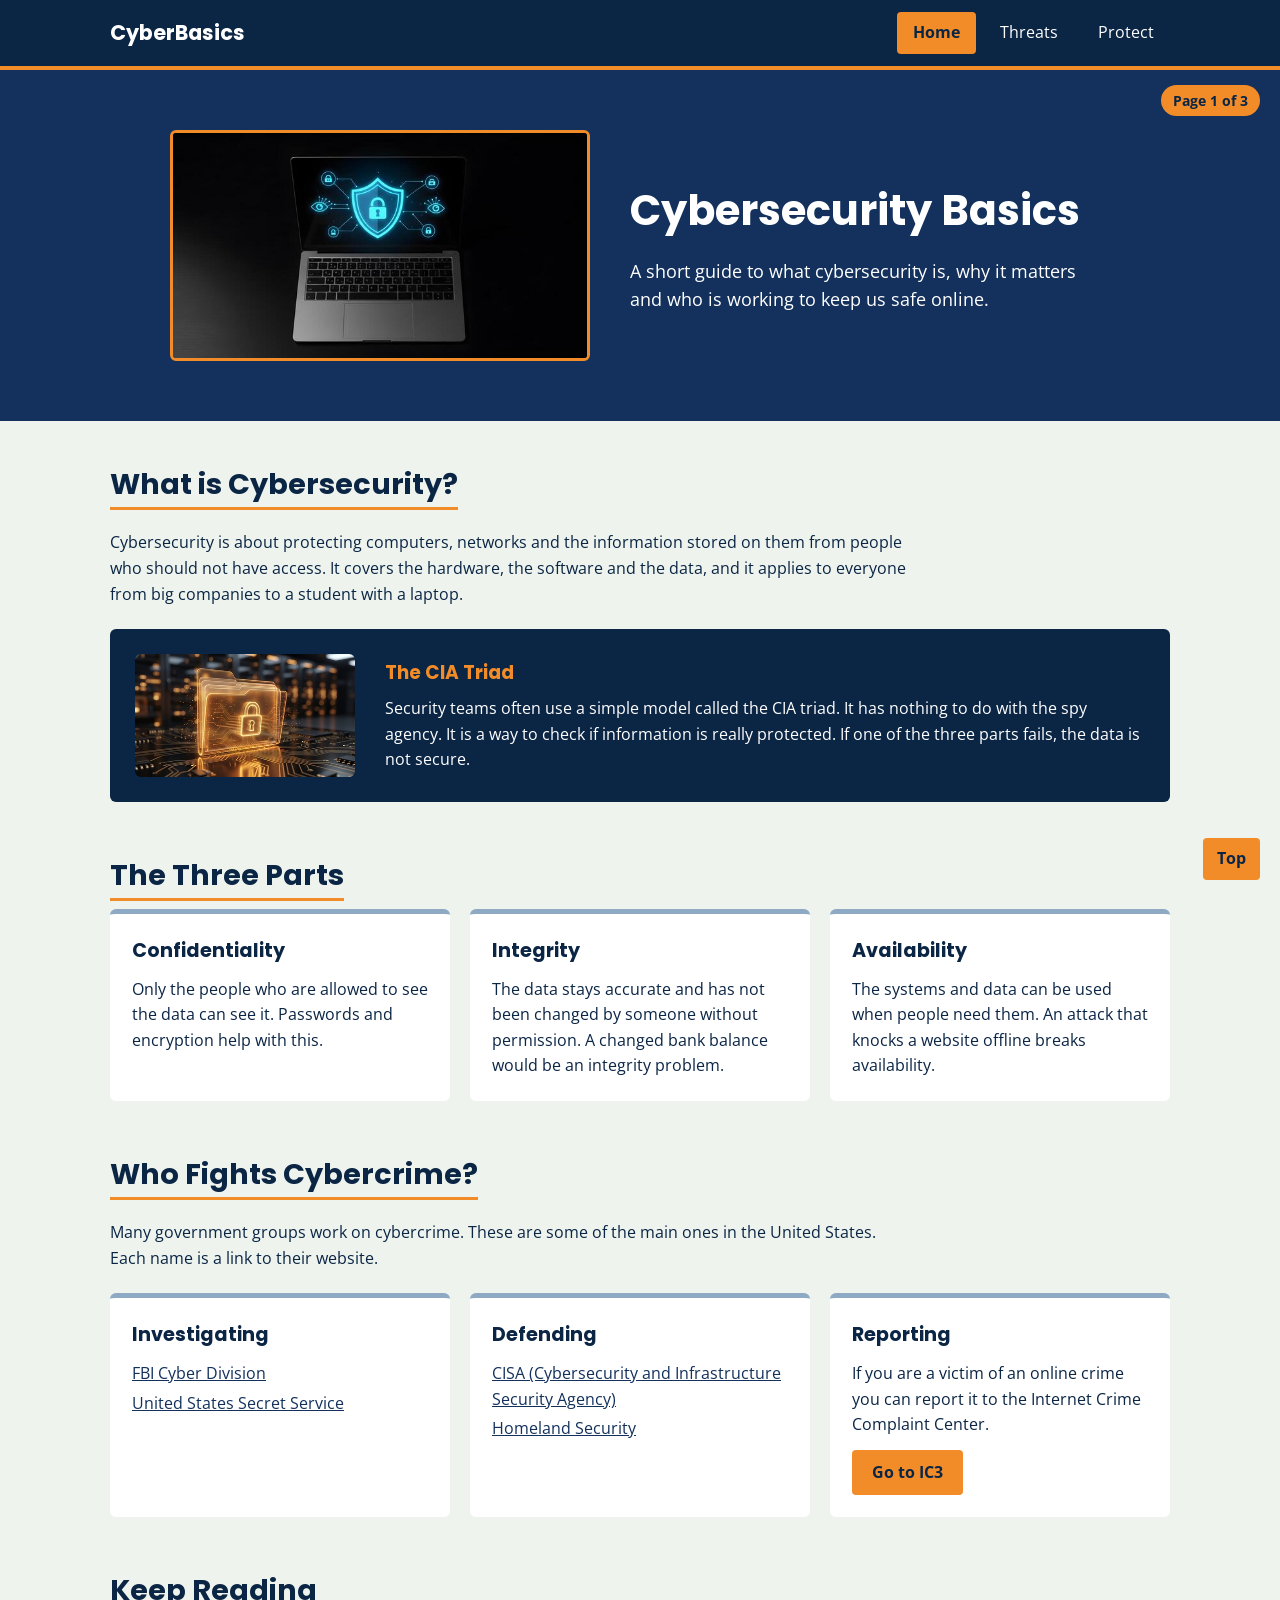
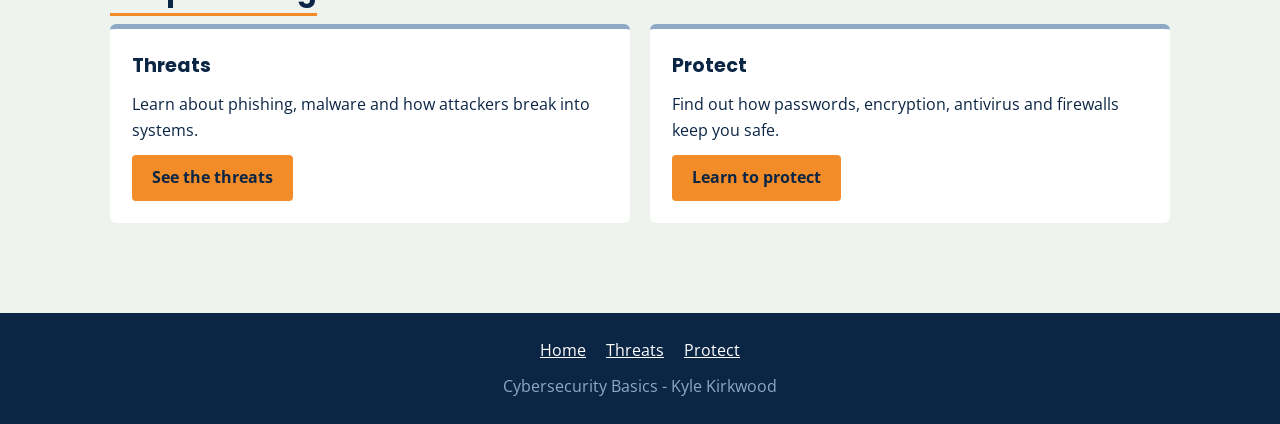
<file: index.html>
<!DOCTYPE html>
<html lang="en">
<head>
  <meta charset="UTF-8">
  <meta name="viewport" content="width=device-width, initial-scale=1.0">
  <title>Cybersecurity Basics - Home</title>
  <link href="https://fonts.googleapis.com/css2?family=Open+Sans:wght@400;600&family=Poppins:wght@600;700&display=swap" rel="stylesheet">
  <link rel="stylesheet" href="style.css">
</head>
<body id="top">

  <header>
    <nav class="nav">
      <a class="logo" href="index.html">
        CyberBasics
      </a>
      <ul>
        <li><a class="current" href="index.html">Home</a></li>
        <li><a href="threats.html">Threats</a></li>
        <li><a href="protect.html">Protect</a></li>
      </ul>
    </nav>
  </header>

  <div class="hero">
    <span class="badge">Page 1 of 3</span>
    <img class="hero-img" src="images/hero-home.jpg" alt="A laptop with a glowing shield and padlock on the screen">
    <div class="hero-text">
      <h1>Cybersecurity Basics</h1>
      <p>A short guide to what cybersecurity is, why it matters and who is working to keep us safe online.</p>
    </div>
  </div>

  <main>

    <section>
      <h2>What is Cybersecurity?</h2>
      <p class="intro">
        Cybersecurity is about protecting computers, networks and the information stored on them
        from people who should not have access. It covers the hardware, the software and the data,
        and it applies to everyone from big companies to a student with a laptop.
      </p>

      <div class="feature">
        <img src="images/padlock.jpg" alt="A glowing padlock on a folder over a circuit board">
        <div>
          <h3>The CIA Triad</h3>
          <p>
            Security teams often use a simple model called the CIA triad. It has nothing to do with the
            spy agency. It is a way to check if information is really protected. If one of the three
            parts fails, the data is not secure.
          </p>
        </div>
      </div>
    </section>

    <section>
      <h2>The Three Parts</h2>
      <div class="cards">
        <div class="card">
          <h3>Confidentiality</h3>
          <p>Only the people who are allowed to see the data can see it. Passwords and encryption help with this.</p>
        </div>
        <div class="card">
          <h3>Integrity</h3>
          <p>The data stays accurate and has not been changed by someone without permission. A changed bank balance would be an integrity problem.</p>
        </div>
        <div class="card">
          <h3>Availability</h3>
          <p>The systems and data can be used when people need them. An attack that knocks a website offline breaks availability.</p>
        </div>
      </div>
    </section>

    <section>
      <h2>Who Fights Cybercrime?</h2>
      <p class="intro">
        Many government groups work on cybercrime. These are some of the main ones in the United States.
        Each name is a link to their website.
      </p>
      <div class="cards">
        <div class="card">
          <h3>Investigating</h3>
          <ul class="links">
            <li><a href="https://www.fbi.gov/investigate/cyber" target="_blank" rel="noopener">FBI Cyber Division</a></li>
            <li><a href="https://www.secretservice.gov" target="_blank" rel="noopener">United States Secret Service</a></li>
          </ul>
        </div>
        <div class="card">
          <h3>Defending</h3>
          <ul class="links">
            <li><a href="https://www.cisa.gov" target="_blank" rel="noopener">CISA (Cybersecurity and Infrastructure Security Agency)</a></li>
            <li><a href="https://www.dhs.gov" target="_blank" rel="noopener">Homeland Security</a></li>
          </ul>
        </div>
        <div class="card">
          <h3>Reporting</h3>
          <p>If you are a victim of an online crime you can report it to the Internet Crime Complaint Center.</p>
          <a class="button" href="https://www.ic3.gov" target="_blank" rel="noopener">Go to IC3</a>
        </div>
      </div>
    </section>

    <section>
      <h2>Keep Reading</h2>
      <div class="cards">
        <div class="card">
          <h3>Threats</h3>
          <p>Learn about phishing, malware and how attackers break into systems.</p>
          <a class="button" href="threats.html">See the threats</a>
        </div>
        <div class="card">
          <h3>Protect</h3>
          <p>Find out how passwords, encryption, antivirus and firewalls keep you safe.</p>
          <a class="button" href="protect.html">Learn to protect</a>
        </div>
      </div>
    </section>

  </main>

  <footer>
    <ul>
      <li><a href="index.html">Home</a></li>
      <li><a href="threats.html">Threats</a></li>
      <li><a href="protect.html">Protect</a></li>
    </ul>
    <p>Cybersecurity Basics - Kyle Kirkwood</p>
  </footer>

  <a class="top-link" href="#top">Top</a>

</body>
</html>
</file>
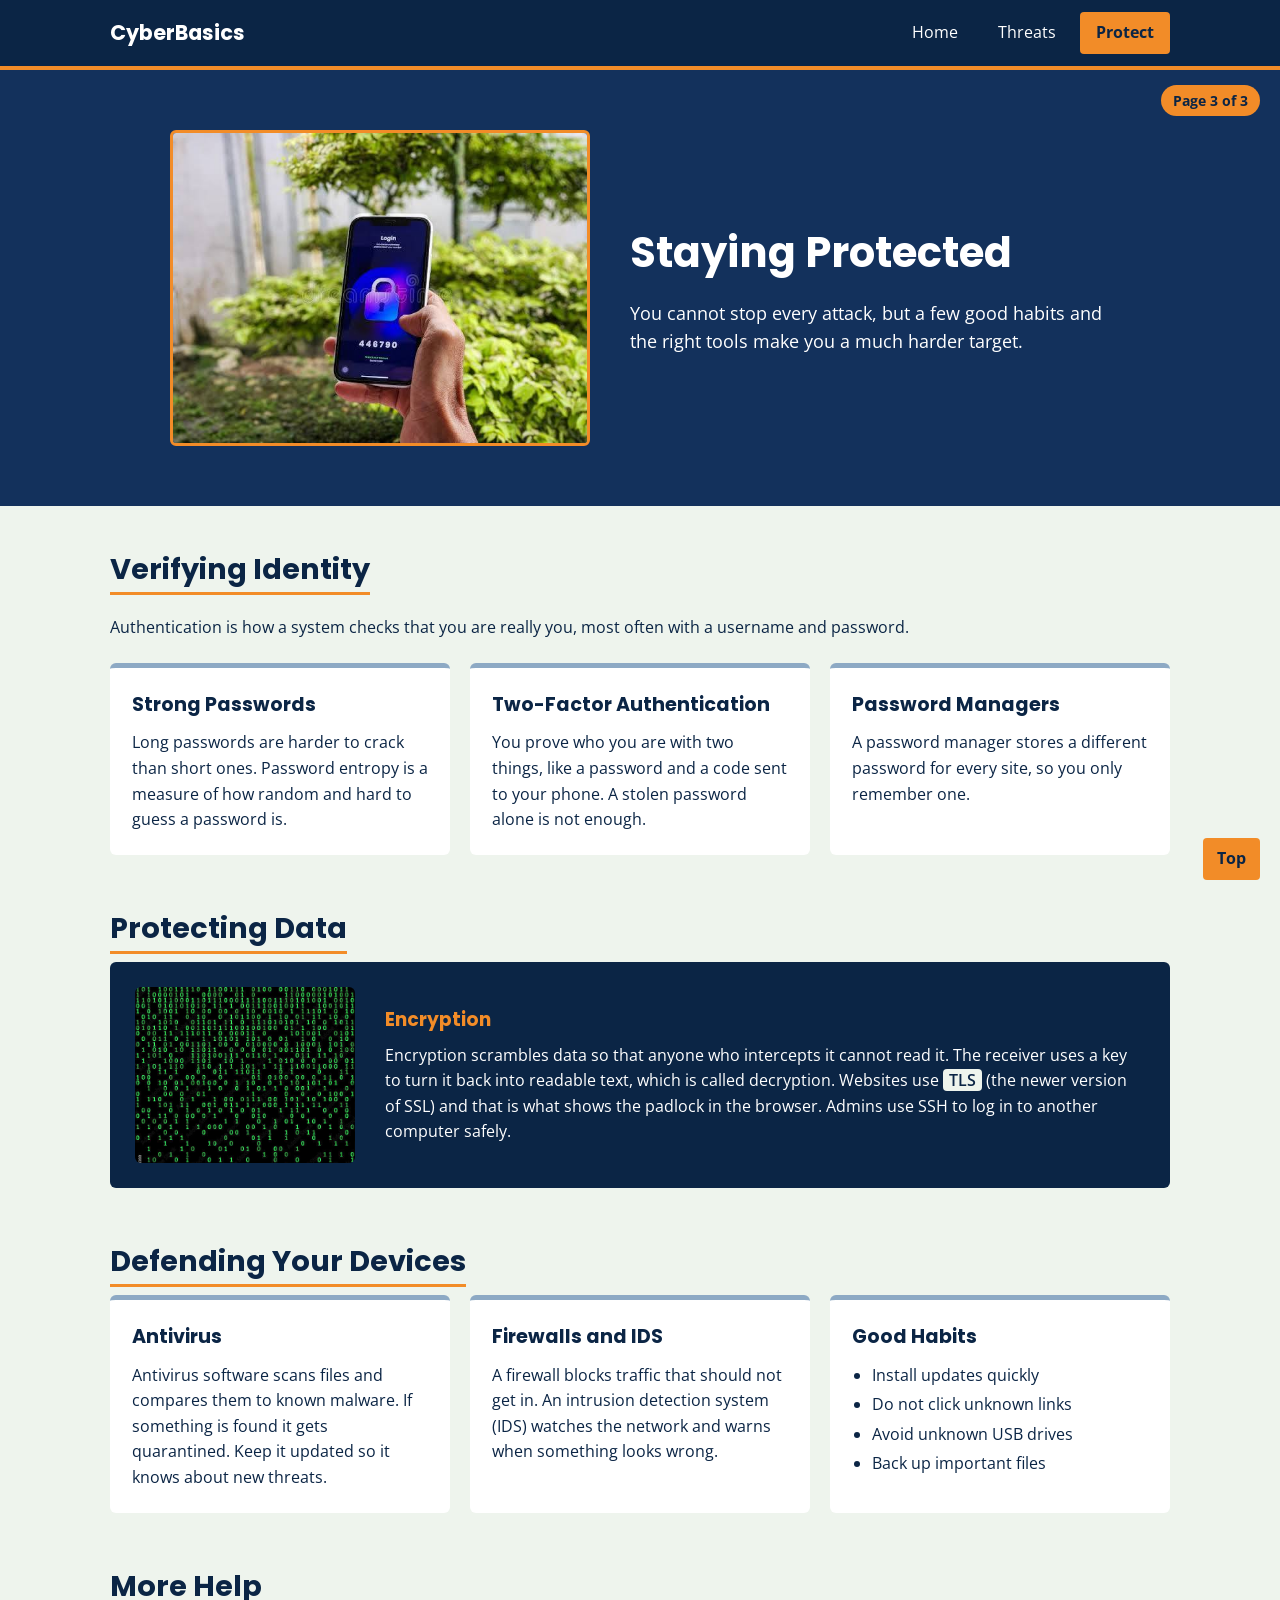
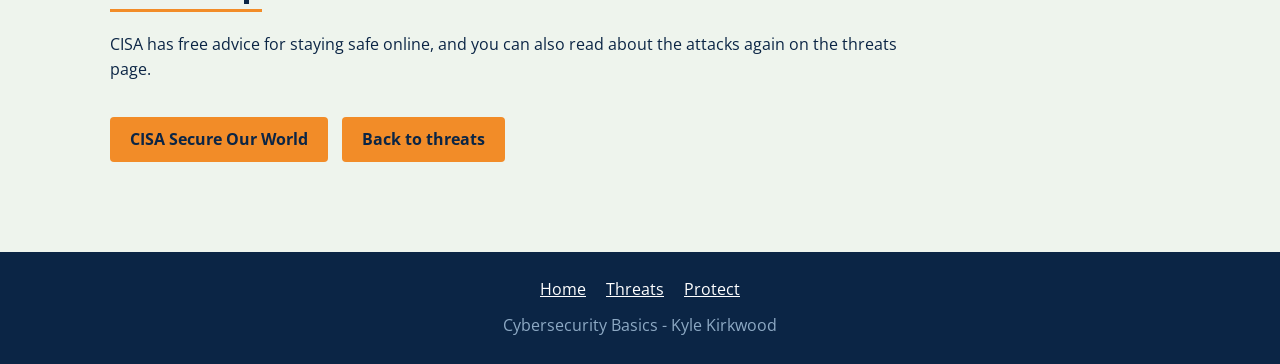
<file: protect.html>
<!DOCTYPE html>
<html lang="en">
<head>
  <meta charset="UTF-8">
  <meta name="viewport" content="width=device-width, initial-scale=1.0">
  <title>Cybersecurity Basics - Protect</title>
  <link href="https://fonts.googleapis.com/css2?family=Open+Sans:wght@400;600&family=Poppins:wght@600;700&display=swap" rel="stylesheet">
  <link rel="stylesheet" href="style.css">
</head>
<body id="top">

  <header>
    <nav class="nav">
      <a class="logo" href="index.html">
        CyberBasics
      </a>
      <ul>
        <li><a href="index.html">Home</a></li>
        <li><a href="threats.html">Threats</a></li>
        <li><a class="current" href="protect.html">Protect</a></li>
      </ul>
    </nav>
  </header>

  <div class="hero">
    <span class="badge">Page 3 of 3</span>
    <img class="hero-img" src="images/hero-protect.jpg" alt="A hand holding a phone that shows a login screen with a padlock">
    <div class="hero-text">
      <h1>Staying Protected</h1>
      <p>You cannot stop every attack, but a few good habits and the right tools make you a much harder target.</p>
    </div>
  </div>

  <main>

    <section>
      <h2>Verifying Identity</h2>
      <p class="intro">
        Authentication is how a system checks that you are really you, most often with a username and password.
      </p>
      <div class="cards">
        <div class="card">
          <h3>Strong Passwords</h3>
          <p>Long passwords are harder to crack than short ones. Password entropy is a measure of how random and hard to guess a password is.</p>
        </div>
        <div class="card">
          <h3>Two-Factor Authentication</h3>
          <p>You prove who you are with two things, like a password and a code sent to your phone. A stolen password alone is not enough.</p>
        </div>
        <div class="card">
          <h3>Password Managers</h3>
          <p>A password manager stores a different password for every site, so you only remember one.</p>
        </div>
      </div>
    </section>

    <section>
      <h2>Protecting Data</h2>
      <div class="feature">
        <img src="images/encryption.jpg" alt="Green binary code on a black background">
        <div>
          <h3>Encryption</h3>
          <p>
            Encryption scrambles data so that anyone who intercepts it cannot read it.
            The receiver uses a key to turn it back into readable text, which is called decryption.
            Websites use <span class="term">TLS</span> (the newer version of SSL) and that is what shows the padlock in the browser.
            Admins use SSH to log in to another computer safely.
          </p>
        </div>
      </div>
    </section>

    <section>
      <h2>Defending Your Devices</h2>
      <div class="cards">
        <div class="card">
          <h3>Antivirus</h3>
          <p>Antivirus software scans files and compares them to known malware. If something is found it gets quarantined. Keep it updated so it knows about new threats.</p>
        </div>
        <div class="card">
          <h3>Firewalls and IDS</h3>
          <p>A firewall blocks traffic that should not get in. An intrusion detection system (IDS) watches the network and warns when something looks wrong.</p>
        </div>
        <div class="card">
          <h3>Good Habits</h3>
          <ul>
            <li>Install updates quickly</li>
            <li>Do not click unknown links</li>
            <li>Avoid unknown USB drives</li>
            <li>Back up important files</li>
          </ul>
        </div>
      </div>
    </section>

    <section>
      <h2>More Help</h2>
      <p class="intro">CISA has free advice for staying safe online, and you can also read about the attacks again on the threats page.</p>
      <a class="button" href="https://www.cisa.gov/secure-our-world" target="_blank" rel="noopener">CISA Secure Our World</a>
      <a class="button" href="threats.html">Back to threats</a>
    </section>

  </main>

  <footer>
    <ul>
      <li><a href="index.html">Home</a></li>
      <li><a href="threats.html">Threats</a></li>
      <li><a href="protect.html">Protect</a></li>
    </ul>
    <p>Cybersecurity Basics - Kyle Kirkwood</p>
  </footer>

  <a class="top-link" href="#top">Top</a>

</body>
</html>
</file>
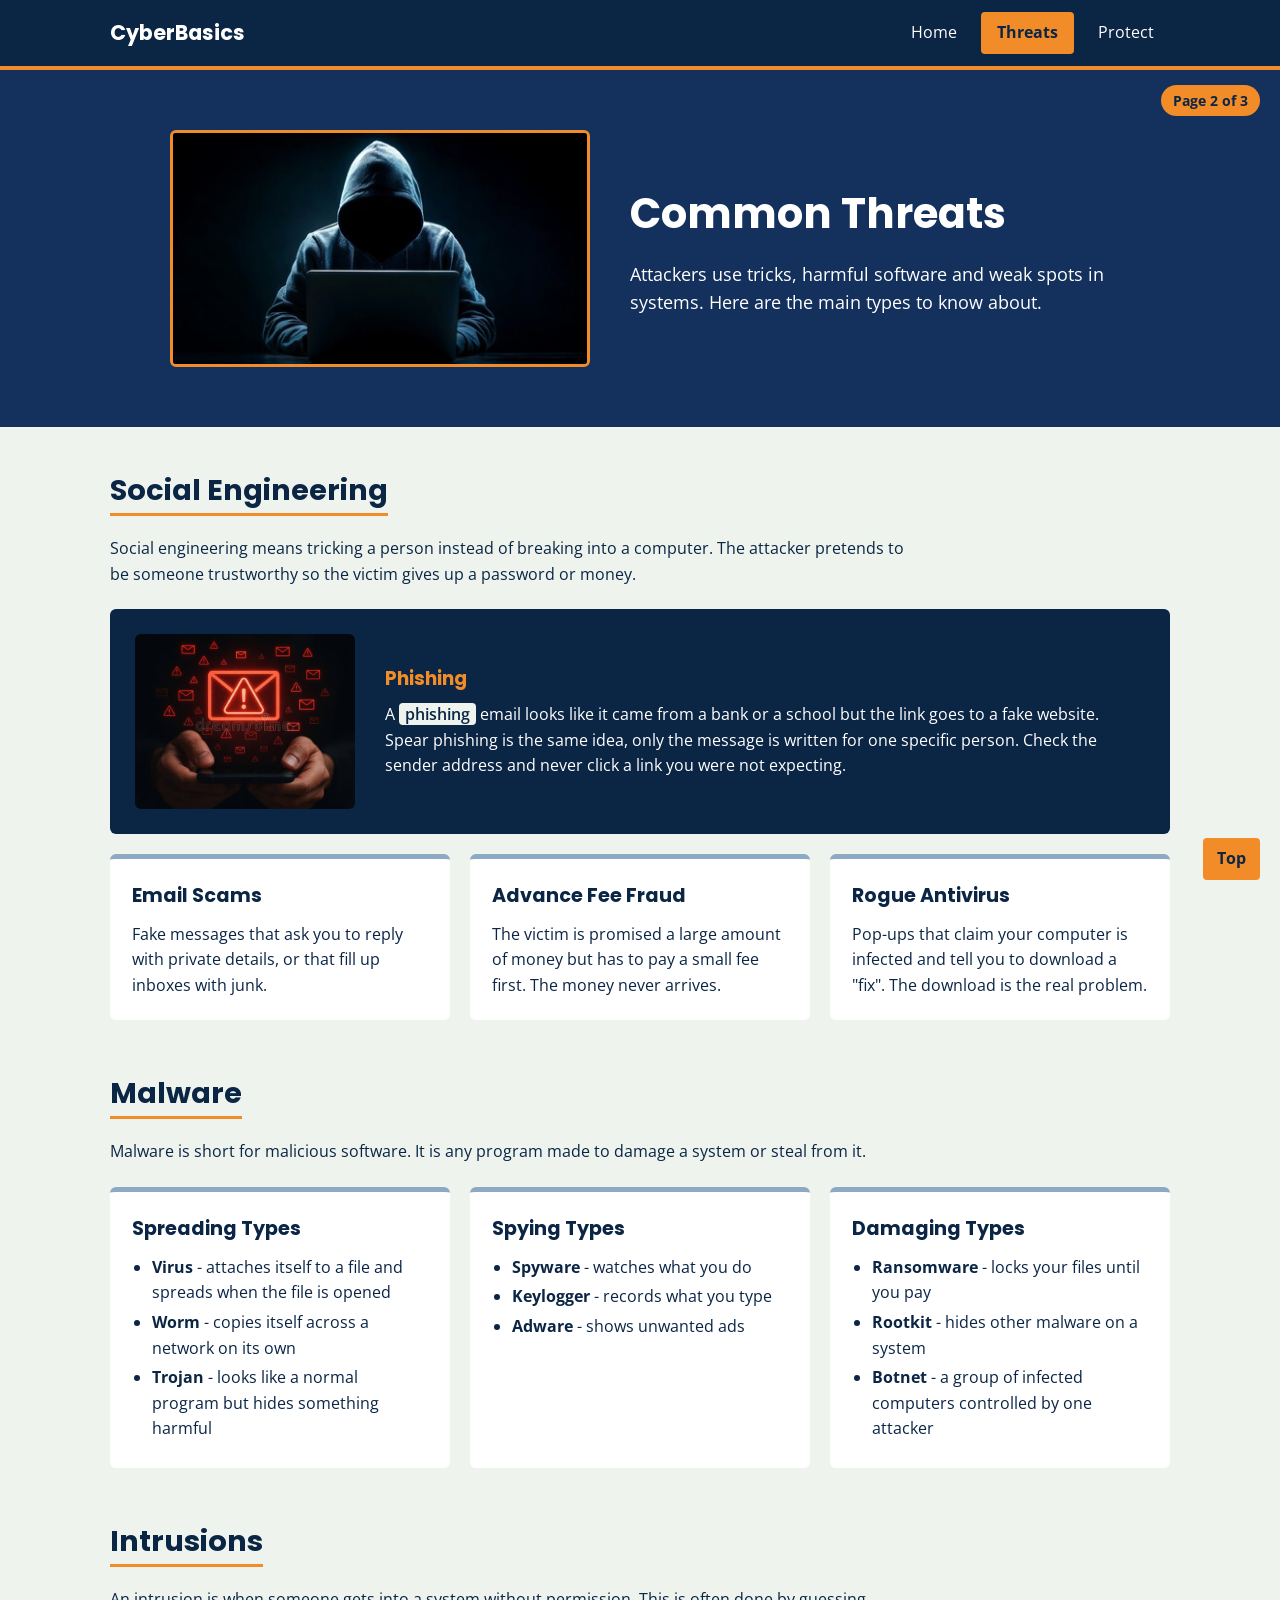
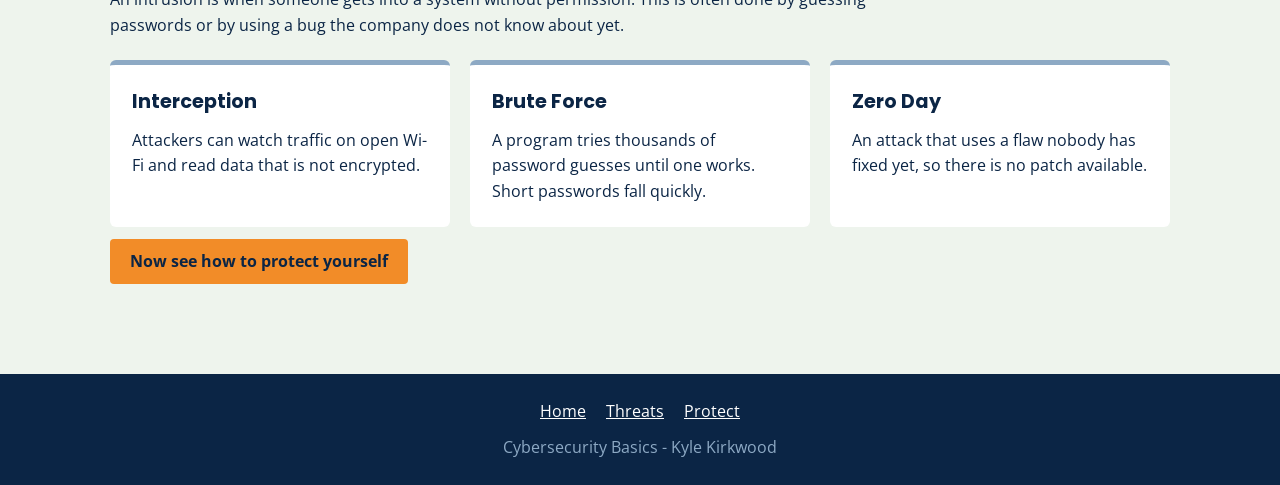
<file: threats.html>
<!DOCTYPE html>
<html lang="en">
<head>
  <meta charset="UTF-8">
  <meta name="viewport" content="width=device-width, initial-scale=1.0">
  <title>Cybersecurity Basics - Threats</title>
  <link href="https://fonts.googleapis.com/css2?family=Open+Sans:wght@400;600&family=Poppins:wght@600;700&display=swap" rel="stylesheet">
  <link rel="stylesheet" href="style.css">
</head>
<body id="top">

  <header>
    <nav class="nav">
      <a class="logo" href="index.html">
        CyberBasics
      </a>
      <ul>
        <li><a href="index.html">Home</a></li>
        <li><a class="current" href="threats.html">Threats</a></li>
        <li><a href="protect.html">Protect</a></li>
      </ul>
    </nav>
  </header>

  <div class="hero">
    <span class="badge">Page 2 of 3</span>
    <img class="hero-img" src="images/hero-threats.jpg" alt="A hooded person working on a laptop in the dark">
    <div class="hero-text">
      <h1>Common Threats</h1>
      <p>Attackers use tricks, harmful software and weak spots in systems. Here are the main types to know about.</p>
    </div>
  </div>

  <main>

    <section>
      <h2>Social Engineering</h2>
      <p class="intro">
        Social engineering means tricking a person instead of breaking into a computer.
        The attacker pretends to be someone trustworthy so the victim gives up a password or money.
      </p>

      <div class="feature">
        <img src="images/phishing.jpg" alt="A warning email symbol glowing above a phone">
        <div>
          <h3>Phishing</h3>
          <p>
            A <span class="term">phishing</span> email looks like it came from a bank or a school but the link goes to a fake website.
            Spear phishing is the same idea, only the message is written for one specific person.
            Check the sender address and never click a link you were not expecting.
          </p>
        </div>
      </div>

      <div class="cards space-top">
        <div class="card">
          <h3>Email Scams</h3>
          <p>Fake messages that ask you to reply with private details, or that fill up inboxes with junk.</p>
        </div>
        <div class="card">
          <h3>Advance Fee Fraud</h3>
          <p>The victim is promised a large amount of money but has to pay a small fee first. The money never arrives.</p>
        </div>
        <div class="card">
          <h3>Rogue Antivirus</h3>
          <p>Pop-ups that claim your computer is infected and tell you to download a "fix". The download is the real problem.</p>
        </div>
      </div>
    </section>

    <section>
      <h2>Malware</h2>
      <p class="intro">
        Malware is short for malicious software. It is any program made to damage a system or steal from it.
      </p>
      <div class="cards">
        <div class="card">
          <h3>Spreading Types</h3>
          <ul>
            <li><b>Virus</b> - attaches itself to a file and spreads when the file is opened</li>
            <li><b>Worm</b> - copies itself across a network on its own</li>
            <li><b>Trojan</b> - looks like a normal program but hides something harmful</li>
          </ul>
        </div>
        <div class="card">
          <h3>Spying Types</h3>
          <ul>
            <li><b>Spyware</b> - watches what you do</li>
            <li><b>Keylogger</b> - records what you type</li>
            <li><b>Adware</b> - shows unwanted ads</li>
          </ul>
        </div>
        <div class="card">
          <h3>Damaging Types</h3>
          <ul>
            <li><b>Ransomware</b> - locks your files until you pay</li>
            <li><b>Rootkit</b> - hides other malware on a system</li>
            <li><b>Botnet</b> - a group of infected computers controlled by one attacker</li>
          </ul>
        </div>
      </div>
    </section>

    <section>
      <h2>Intrusions</h2>
      <p class="intro">
        An intrusion is when someone gets into a system without permission.
        This is often done by guessing passwords or by using a bug the company does not know about yet.
      </p>
      <div class="cards">
        <div class="card">
          <h3>Interception</h3>
          <p>Attackers can watch traffic on open Wi-Fi and read data that is not encrypted.</p>
        </div>
        <div class="card">
          <h3>Brute Force</h3>
          <p>A program tries thousands of password guesses until one works. Short passwords fall quickly.</p>
        </div>
        <div class="card">
          <h3>Zero Day</h3>
          <p>An attack that uses a flaw nobody has fixed yet, so there is no patch available.</p>
        </div>
      </div>
      <a class="button" href="protect.html">Now see how to protect yourself</a>
    </section>

  </main>

  <footer>
    <ul>
      <li><a href="index.html">Home</a></li>
      <li><a href="threats.html">Threats</a></li>
      <li><a href="protect.html">Protect</a></li>
    </ul>
    <p>Cybersecurity Basics - Kyle Kirkwood</p>
  </footer>

  <a class="top-link" href="#top">Top</a>

</body>
</html>
</file>
<file: style.css>
* {
  box-sizing: border-box;
  margin: 0;
  padding: 0;
}

body {
  font-family: "Open Sans", Arial, sans-serif;
  background-color: #EEF4ED;
  color: #0B2545;
  line-height: 1.6;
}

h1, h2, h3 {
  font-family: "Poppins", Arial, sans-serif;
}

a {
  color: #13315C;
}

a:hover {
  color: #F28C28;
}

/* Header and Nav */

header {
  background-color: #0B2545;
  border-bottom: 4px solid #F28C28;
}

.nav {
  display: flex;
  justify-content: space-between;
  align-items: center;
  max-width: 1100px;
  margin: 0 auto;
  padding: 12px 20px;
}

.logo {
  color: white;
  font-family: "Poppins", Arial, sans-serif;
  font-weight: 700;
  font-size: 1.3rem;
  text-decoration: none;
}

.nav ul {
  display: flex;
  gap: 8px;
  list-style: none;
}

.nav li a {
  display: block;
  padding: 8px 16px;
  color: white;
  text-decoration: none;
  border-radius: 4px;
}

.nav li a:hover {
  background-color: #13315C;
  color: white;
}

.nav li a.current {
  background-color: #F28C28;
  color: #0B2545;
  font-weight: 700;
}

/* Hero */

.hero {
  position: relative;
  display: flex;
  align-items: center;
  justify-content: center;
  gap: 40px;
  background-color: #13315C;
  color: white;
  padding: 60px 20px;
}

.hero-text {
  max-width: 480px;
}

.hero h1 {
  font-size: 2.6rem;
  margin-bottom: 12px;
}

.hero p {
  font-size: 1.1rem;
}

.hero-img {
  width: 100%;
  max-width: 420px;
  height: auto;
  border: 3px solid #F28C28;
  border-radius: 6px;
}

.badge {
  position: absolute;
  top: 15px;
  right: 20px;
  background-color: #F28C28;
  color: #0B2545;
  font-weight: 700;
  font-size: 0.85rem;
  padding: 5px 12px;
  border-radius: 20px;
}

/* Main content */

main {
  max-width: 1100px;
  margin: 0 auto;
  padding: 40px 20px;
}

section {
  margin-bottom: 50px;
}

section h2 {
  display: inline-block;
  font-size: 1.8rem;
  margin-bottom: 8px;
  border-bottom: 3px solid #F28C28;
}

.intro {
  max-width: 800px;
  margin: 12px 0 22px;
}

.cards {
  display: flex;
  flex-wrap: wrap;
  gap: 20px;
}

.card {
  flex: 1;
  min-width: 260px;
  background-color: white;
  border-top: 5px solid #8DA9C4;
  border-radius: 6px;
  padding: 22px;
}

.card h3 {
  margin-bottom: 10px;
  font-size: 1.2rem;
}

.card ul {
  margin-left: 20px;
}

.card li {
  margin-bottom: 4px;
}

.card ul.links {
  margin-left: 0;
  list-style: none;
}

.feature {
  display: flex;
  align-items: center;
  gap: 30px;
  background-color: #0B2545;
  color: white;
  border-radius: 6px;
  padding: 25px;
}

.feature img {
  width: 220px;
  height: auto;
  border-radius: 6px;
}

.feature h3 {
  margin-bottom: 8px;
  color: #F28C28;
}

.term {
  background-color: #EEF4ED;
  color: #0B2545;
  border-radius: 4px;
  padding: 0 6px;
  font-weight: 600;
}

.space-top {
  margin-top: 20px;
}

.button {
  display: inline-block;
  margin: 12px 10px 0 0;
  padding: 10px 20px;
  background-color: #F28C28;
  color: #0B2545;
  font-weight: 700;
  text-decoration: none;
  border-radius: 4px;
}

.button:hover {
  background-color: #0B2545;
  color: white;
}

/* Footer */

footer {
  background-color: #0B2545;
  color: #8DA9C4;
  text-align: center;
  padding: 25px 20px;
}

footer ul {
  display: flex;
  justify-content: center;
  gap: 20px;
  list-style: none;
  margin-bottom: 10px;
}

footer a {
  color: white;
}

.top-link {
  position: fixed;
  bottom: 20px;
  right: 20px;
  background-color: #F28C28;
  color: #0B2545;
  font-weight: 700;
  text-decoration: none;
  padding: 8px 14px;
  border-radius: 4px;
}

/* Media queries */

/* tablet */
@media (max-width: 900px) {
  .hero {
    flex-direction: column;
    gap: 25px;
    text-align: center;
  }

  .hero h1 {
    font-size: 2.1rem;
  }
}

/* phone */
@media (max-width: 600px) {
  .nav {
    flex-direction: column;
    gap: 8px;
  }

  .hero h1 {
    font-size: 1.7rem;
  }

  .feature {
    flex-direction: column;
    text-align: center;
  }
}
</file>
